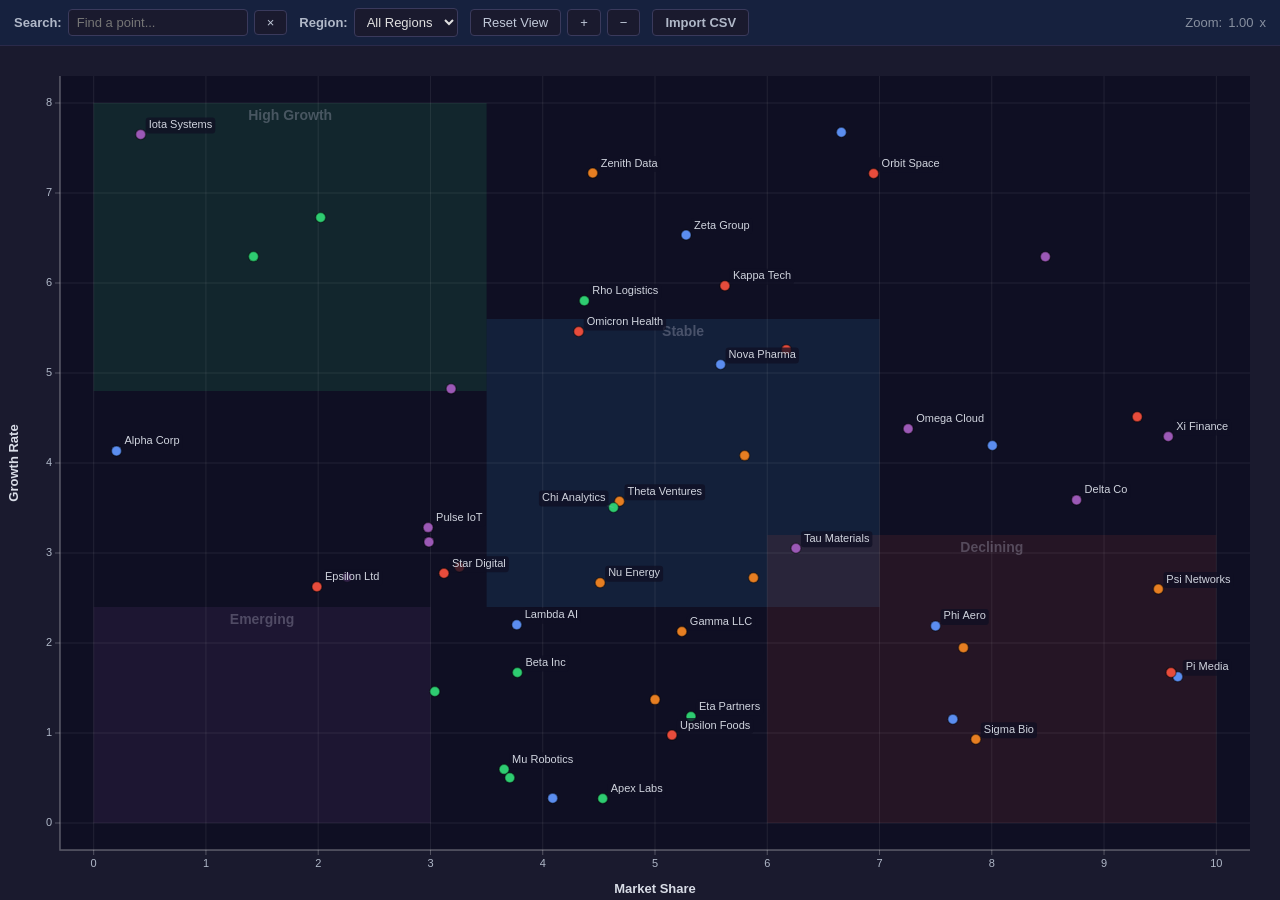
<file: webapp/index.html>
<!DOCTYPE html>
<html lang="en">
<head>
  <meta charset="UTF-8">
  <meta name="viewport" content="width=device-width, initial-scale=1.0">
  <title>Interactive Scatterplot Map</title>
  <link rel="stylesheet" href="style.css">
</head>
<body>
  <div id="app">
    <!-- Toolbar -->
    <div id="toolbar">
      <div class="toolbar-group">
        <label for="search-input">Search:</label>
        <input type="text" id="search-input" placeholder="Find a point..." autocomplete="off">
        <button id="clear-search" title="Clear search">&times;</button>
      </div>
      <div class="toolbar-group">
        <label for="region-filter">Region:</label>
        <select id="region-filter">
          <option value="__all__">All Regions</option>
        </select>
      </div>
      <div class="toolbar-group">
        <button id="btn-reset-view" title="Reset view">Reset View</button>
        <button id="btn-zoom-in" title="Zoom in">+</button>
        <button id="btn-zoom-out" title="Zoom out">&minus;</button>
      </div>
      <div class="toolbar-group">
        <label for="csv-upload" class="file-label">Import CSV</label>
        <input type="file" id="csv-upload" accept=".csv">
      </div>
      <div class="toolbar-group zoom-display">
        Zoom: <span id="zoom-level">1.00</span>x
      </div>
    </div>

    <!-- Canvas -->
    <canvas id="scatter-canvas"></canvas>

    <!-- Tooltip -->
    <div id="tooltip" class="hidden"></div>

    <!-- Detail Panel -->
    <div id="detail-panel" class="hidden">
      <button id="close-detail">&times;</button>
      <h3 id="detail-title"></h3>
      <div id="detail-body"></div>
    </div>
  </div>

  <script src="engine.js"></script>
  <script src="app.js"></script>
</body>
</html>
</file>
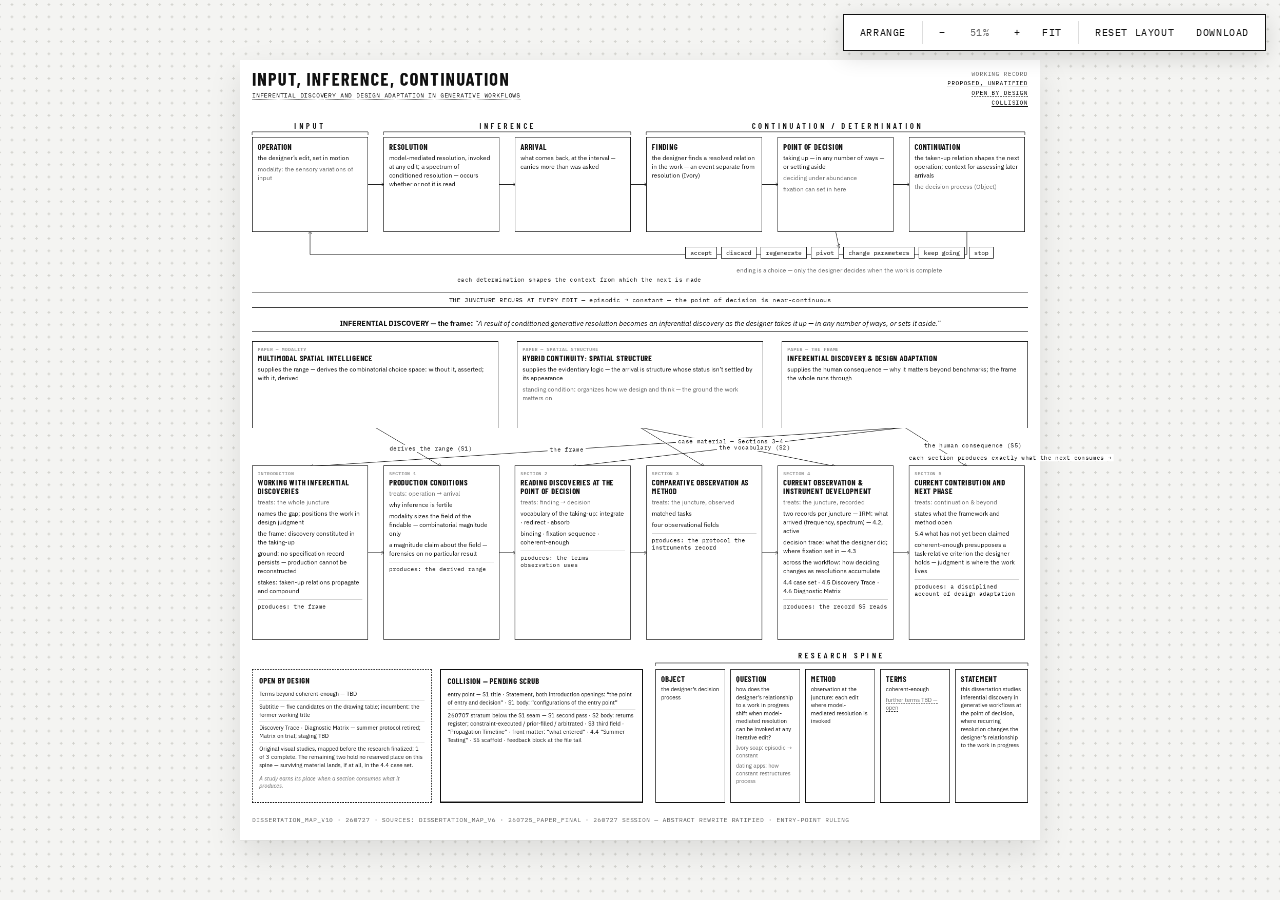
<file: dissertation-map/dissertation_map_editable.html>
<!DOCTYPE html>
<html lang="en">
<head>
<meta charset="UTF-8">
<meta name="viewport" content="width=device-width, initial-scale=1.0">
<title>Input, Inference, Continuation — editable</title>
<link rel="preconnect" href="https://fonts.googleapis.com">
<link rel="preconnect" href="https://fonts.gstatic.com" crossorigin>
<link href="https://fonts.googleapis.com/css2?family=Barlow+Condensed:wght@600;700&family=IBM+Plex+Sans:wght@400;500&family=IBM+Plex+Mono:wght@400;500&display=swap" rel="stylesheet">
<style>
  *{box-sizing:border-box;margin:0;padding:0}
  html,body{height:100%}
  body{background:#f4f4f2;color:#111;font-family:"IBM Plex Sans",system-ui,sans-serif;overflow:hidden}

  /* ── canvas / camera ─────────────────────────────────────────── */
  #viewport{
    position:fixed;inset:0;overflow:hidden;
    background-color:#f4f4f2;
    background-image:radial-gradient(circle, #d3d3ce 1px, transparent 1px);
    background-size:24px 24px;
    cursor:default;
    touch-action:none;
  }
  #viewport.panning{cursor:grabbing}
  #world{transform-origin:0 0;position:absolute;left:0;top:0;will-change:transform}
  #stage{position:relative;width:1560px;height:1520px;background:#fff;box-shadow:0 1px 0 rgba(0,0,0,.04),0 24px 60px rgba(0,0,0,.10)}
  #wires{position:absolute;inset:0;width:1560px;height:1520px;pointer-events:none;overflow:visible}
  #wires line,#wires path{stroke:#111;stroke-width:1;fill:none}

  .abs{position:absolute}
  .box{border:1px solid #111;background:#fff;padding:9px 10px}
  .box h3{font-family:"Barlow Condensed",sans-serif;font-weight:700;text-transform:uppercase;font-size:15.5px;letter-spacing:.05em;line-height:1.1}
  .box h4{font-family:"IBM Plex Mono",monospace;font-size:9px;letter-spacing:.1em;text-transform:uppercase;color:#999;margin-bottom:3px}
  .box p{font-size:12px;line-height:1.42;margin-top:5px}
  .box p.sub{color:#666}
  .box .produces{font-family:"IBM Plex Mono",monospace;font-size:10.5px;margin-top:8px;padding-top:6px;border-top:1px solid #ccc}

  h1{font-family:"Barlow Condensed",sans-serif;font-weight:700;text-transform:uppercase;font-size:36px;letter-spacing:.06em;line-height:1}
  .subtitle{font-family:"IBM Plex Mono",monospace;font-size:11.5px;letter-spacing:.07em;text-transform:uppercase;margin-top:7px}
  .epigraph{font-size:12px;color:#666;font-style:italic;margin-top:8px;white-space:nowrap}

  .legend{display:flex;flex-direction:column;gap:4px;align-items:flex-end;font-family:"IBM Plex Mono",monospace;font-size:10.5px;letter-spacing:.08em;text-transform:uppercase;color:#666}
  .legend .proposed,.legend .open,.legend .collision{color:#111}

  .proposed{border-bottom:1px dotted #111}
  .open{border-bottom:1px dashed #111}
  .collision{border-bottom:2px solid #111}

  .territory{font-family:"Barlow Condensed",sans-serif;font-weight:600;text-transform:uppercase;font-size:16px;letter-spacing:.34em;color:#111;text-align:center}

  .verb{border:1px solid #111;background:#fff;font-family:"IBM Plex Mono",monospace;font-size:12px;padding:3px 9px}
  .rider{font-size:12px;color:#666;text-align:center}
  .wire-label{font-family:"IBM Plex Mono",monospace;font-size:10.5px;letter-spacing:.03em;background:#fff;padding:0 4px;white-space:nowrap}

  .banner{border-top:1px solid #111;border-bottom:1px solid #111;text-align:center;font-family:"IBM Plex Mono",monospace;font-size:12px;letter-spacing:.05em;padding:7px 12px;background:#fff}
  .banner.frame{font-family:"IBM Plex Sans",sans-serif;font-size:13.5px;letter-spacing:0}
  .banner.frame .fixed{font-style:italic}

  .panel{background:#fff;padding:11px 13px}
  .panel.p-open{border:1px dashed #111}
  .panel.p-collision{border:2px solid #111}
  .panel h3{font-family:"Barlow Condensed",sans-serif;font-weight:700;text-transform:uppercase;font-size:15.5px;letter-spacing:.05em;margin-bottom:6px}
  .panel ul{list-style:none}
  .panel li{font-size:11px;padding:4px 0;border-bottom:1px solid #ddd;line-height:1.45}
  .panel li:last-child{border-bottom:none}
  .panel .test{font-style:italic;color:#666;margin-top:6px;font-size:11px}

  .spine-label{font-family:"Barlow Condensed",sans-serif;font-weight:600;text-transform:uppercase;font-size:16px;letter-spacing:.34em}
  .spine-box p{font-size:11px}
  .spine-box .sub{font-size:10.5px}

  footer.abs p{font-size:11.5px;color:#666}
  .version{font-family:"IBM Plex Mono",monospace;font-size:9.5px;letter-spacing:.08em;text-transform:uppercase;color:#999;margin-top:8px}

  /* ── interaction affordances ─────────────────────────────────── */
  .draggable{transition:transform .13s cubic-bezier(.34,1.56,.64,1), box-shadow .13s ease}
  body.mode-arrange .draggable{cursor:grab}
  body.mode-arrange .draggable:hover{outline:1px solid #9db;outline-offset:2px}
  .draggable.dragging{cursor:grabbing;outline:1px solid #4a8!important;outline-offset:2px}
  .draggable.lift{transform:scale(1.035);z-index:30;box-shadow:0 14px 34px rgba(0,0,0,.20)}
  .draggable.editing{cursor:text;outline:1px dashed #4a8!important;outline-offset:2px;background:#fff}
  .draggable.editing *{cursor:text}

  /* ── floating toolbar (fixed to viewport, never pans) ─────────── */
  #bar{
    position:fixed;top:14px;right:14px;z-index:50;
    display:flex;gap:6px;align-items:center;
    background:#fff;border:1px solid #111;padding:6px 8px;
    box-shadow:0 6px 22px rgba(0,0,0,.14);
    font-family:"IBM Plex Mono",monospace;font-size:10px;letter-spacing:.06em;text-transform:uppercase;
  }
  #bar button{
    font:inherit;letter-spacing:inherit;text-transform:inherit;
    background:none;border:1px solid transparent;color:#111;cursor:pointer;
    padding:4px 7px;border-radius:2px;white-space:nowrap;
  }
  #bar button:hover{border-color:#111}
  #bar button.on{background:#111;color:#fff}
  #bar .sep{width:1px;align-self:stretch;background:#ddd;margin:0 2px}
  #bar .zoomlbl{min-width:40px;text-align:center;color:#666}

  #toast{
    position:fixed;left:50%;bottom:18px;transform:translateX(-50%);z-index:60;
    background:#111;color:#fff;padding:7px 14px;font-family:"IBM Plex Mono",monospace;
    font-size:10px;letter-spacing:.06em;text-transform:uppercase;opacity:0;transition:opacity .18s;pointer-events:none;
  }
  #toast.show{opacity:1}

  body.mode-view #bar .arrange-only{display:none}

  @media print{#bar,#toast{display:none}#viewport{position:static;overflow:visible;background:#fff}#world{transform:none!important}#stage{box-shadow:none}}
</style>
</head>
<body class="mode-arrange">

<!-- ── floating toolbar ─────────────────────────────────────────── -->
<div id="bar">
  <button id="modeBtn" title="Toggle arrange / view (lock) mode">arrange</button>
  <span class="sep"></span>
  <button id="zoomOut" title="Zoom out">−</button>
  <span class="zoomlbl" id="zoomLbl">100%</span>
  <button id="zoomIn" title="Zoom in">+</button>
  <button id="fitBtn" title="Fit map to screen">fit</button>
  <span class="sep"></span>
  <button id="resetBtn" class="arrange-only" title="Reset all boxes to their saved layout">reset layout</button>
  <button id="downloadBtn" title="Download a standalone copy with the current layout">download</button>
</div>

<div id="toast"></div>

<!-- ── canvas ───────────────────────────────────────────────────── -->
<div id="viewport">
<div id="world">
<div id="stage">

<!-- WIRES: brackets + connectors are regenerated from live box positions -->
<svg id="wires" viewBox="0 0 1560 1520" xmlns="http://www.w3.org/2000/svg" aria-hidden="true">
  <defs>
    <marker id="arr" viewBox="0 0 10 10" refX="9" refY="5" markerWidth="7" markerHeight="7" orient="auto-start-reverse">
      <path d="M0,0 L10,5 L0,10 z" fill="#111"/>
    </marker>
  </defs>
  <g id="conns"></g>
</svg>

<!-- ═══ HEADER ═══ -->
<div id="h-title" class="abs draggable" style="left:24px;top:18px;width:900px">
  <h1>Input, Inference, Continuation</h1>
  <div class="subtitle"><span class="proposed">Inferential Discovery and Design Adaptation in Generative Workflows</span></div>
</div>
<div id="legend" class="abs draggable" style="left:1312px;top:20px;width:224px">
  <div class="legend">
    <span>working record</span>
    <span class="proposed">proposed, unratified</span>
    <span class="open">open by design</span>
    <span class="collision">collision</span>
  </div>
</div>

<!-- ═══ TERRITORY RAIL ═══ -->
<div id="terr-input" class="abs territory draggable" style="left:24px;top:118px;width:226px">Input</div>
<div id="terr-inference" class="abs territory draggable" style="left:282px;top:118px;width:480px">Inference</div>
<div id="terr-continuation" class="abs territory draggable" style="left:794px;top:118px;width:742px">Continuation / Determination</div>

<!-- ═══ ANATOMY ROW ═══ -->
<div id="op" class="abs box draggable" style="left:24px;top:150px;width:226px;height:185px">
  <h3>Operation</h3>
  <p>the designer&rsquo;s edit, set in motion</p>
  <p class="sub">modality: the sensory variations of input</p>
</div>
<div id="res" class="abs box draggable" style="left:280px;top:150px;width:226px;height:185px">
  <h3>Resolution</h3>
  <p>model-mediated resolution, invoked at any edit; a spectrum of conditioned resolution — occurs whether or not it is read</p>
</div>
<div id="arrival" class="abs box draggable" style="left:536px;top:150px;width:226px;height:185px">
  <h3>Arrival</h3>
  <p>what comes back, at the interval — carries more than was asked</p>
</div>
<div id="find" class="abs box draggable" style="left:792px;top:150px;width:226px;height:185px">
  <h3>Finding</h3>
  <p>the designer finds a resolved relation in the work — an event separate from resolution (Ivory)</p>
</div>
<div id="dec" class="abs box draggable" style="left:1048px;top:150px;width:226px;height:185px">
  <h3>Point of Decision</h3>
  <p>taking up — in any number of ways — or setting aside</p>
  <p class="sub">deciding under abundance</p>
  <p class="sub">fixation can set in here</p>
</div>
<div id="cont" class="abs box draggable" style="left:1304px;top:150px;width:226px;height:185px">
  <h3>Continuation</h3>
  <p>the taken-up relation shapes the next operation; context for assessing later arrivals</p>
  <p class="sub">the decision process (Object)</p>
</div>

<!-- ═══ THE DECISION PROCESS ═══ -->
<div id="verbs" class="abs draggable" style="left:800px;top:364px;width:736px;display:flex;gap:8px;justify-content:center;flex-wrap:nowrap">
  <span class="verb">accept</span><span class="verb">discard</span><span class="verb">regenerate</span><span class="verb">pivot</span><span class="verb">change parameters</span><span class="verb">keep going</span><span class="verb">stop</span>
</div>
<div id="rider-ending" class="abs rider draggable" style="left:800px;top:402px;width:736px">ending is a choice — only the designer decides when the work is complete</div>
<div id="wl-recur" class="abs wire-label draggable" style="left:420px;top:421px">each determination shapes the context from which the next is made</div>

<!-- ═══ BANNERS ═══ -->
<div id="banner-juncture" class="abs banner draggable" style="left:24px;top:452px;width:1512px">THE JUNCTURE RECURS AT EVERY EDIT — episodic → constant — the point of decision is near-continuous</div>
<div id="banner-frame" class="abs banner frame draggable" style="left:24px;top:496px;width:1512px"><b>INFERENTIAL DISCOVERY — the frame:</b> <span class="fixed">&ldquo;A result of conditioned generative resolution becomes an inferential discovery as the designer takes it up — in any number of ways, or sets it aside.&rdquo;</span></div>

<!-- ═══ PAPERS ROW ═══ -->
<div id="pap-mod" class="abs box draggable" style="left:24px;top:548px;width:480px;height:170px">
  <h4>Paper — Modality</h4>
  <h3>Multimodal Spatial Intelligence</h3>
  <p>supplies the range — derives the combinatorial choice space: without it, asserted; with it, derived</p>
</div>
<div id="pap-spatial" class="abs box draggable" style="left:540px;top:548px;width:480px;height:170px">
  <h4>Paper — Spatial Structure</h4>
  <h3>Hybrid Continuity: Spatial Structure</h3>
  <p>supplies the evidentiary logic — the arrival is structure whose status isn&rsquo;t settled by its appearance</p>
  <p class="sub">standing condition: organizes how we design and think — the ground the work matters on</p>
</div>
<div id="pap-frame" class="abs box draggable" style="left:1056px;top:548px;width:480px;height:170px">
  <h4>Paper — The Frame</h4>
  <h3>Inferential Discovery &amp; Design Adaptation</h3>
  <p>supplies the human consequence — why it matters beyond benchmarks; the frame the whole runs through</p>
</div>

<!-- edge labels: papers → sections -->
<div id="wl-s1" class="abs wire-label draggable" style="left:288px;top:750px">derives the range (S1)</div>
<div id="wl-cases" class="abs wire-label draggable" style="left:850px;top:736px">case material — Sections 3–4</div>
<div id="wl-frame" class="abs wire-label draggable" style="left:600px;top:752px">the frame</div>
<div id="wl-vocab" class="abs wire-label draggable" style="left:930px;top:748px">the vocabulary (S2)</div>
<div id="wl-human" class="abs wire-label draggable" style="left:1330px;top:744px">the human consequence (S5)</div>
<div id="wl-consume" class="abs wire-label draggable" style="left:1300px;top:768px">each section produces exactly what the next consumes →</div>

<!-- ═══ SECTIONS ROW ═══ -->
<div id="intro" class="abs box draggable" style="left:24px;top:790px;width:226px;height:340px">
  <h4>Introduction</h4>
  <h3>Working with Inferential Discoveries</h3>
  <p class="sub">treats: the whole juncture</p>
  <p>names the gap; positions the work in design judgment</p>
  <p>the frame: discovery constituted in the taking-up</p>
  <p>ground: no specification record persists — production cannot be reconstructed</p>
  <p>stakes: taken-up relations propagate and compound</p>
  <div class="produces">produces: the frame</div>
</div>
<div id="s1" class="abs box draggable" style="left:280px;top:790px;width:226px;height:340px">
  <h4>Section 1</h4>
  <h3>Production Conditions</h3>
  <p class="sub">treats: operation → arrival</p>
  <p>why inference is fertile</p>
  <p>modality sizes the field of the findable — combinatorial magnitude only</p>
  <p>a magnitude claim about the field — forensics on no particular result</p>
  <div class="produces">produces: the derived range</div>
</div>
<div id="s2" class="abs box draggable" style="left:536px;top:790px;width:226px;height:340px">
  <h4>Section 2</h4>
  <h3>Reading Discoveries at the Point of Decision</h3>
  <p class="sub">treats: finding → decision</p>
  <p>vocabulary of the taking-up: integrate · redirect · absorb</p>
  <p>binding · fixation sequence · coherent-enough</p>
  <div class="produces">produces: the terms observation uses</div>
</div>
<div id="s3" class="abs box draggable" style="left:792px;top:790px;width:226px;height:340px">
  <h4>Section 3</h4>
  <h3>Comparative Observation as Method</h3>
  <p class="sub">treats: the juncture, observed</p>
  <p>matched tasks</p>
  <p>four observational fields</p>
  <div class="produces">produces: the protocol the instruments record</div>
</div>
<div id="s4" class="abs box draggable" style="left:1048px;top:790px;width:226px;height:340px">
  <h4>Section 4</h4>
  <h3>Current Observation &amp; Instrument Development</h3>
  <p class="sub">treats: the juncture, recorded</p>
  <p>two records per juncture — IRM: what arrived (frequency, spectrum) — 4.2, active</p>
  <p>decision trace: what the designer did; where fixation set in — 4.3</p>
  <p>across the workflow: how deciding changes as resolutions accumulate</p>
  <p>4.4 case set · 4.5 Discovery Trace · 4.6 Diagnostic Matrix</p>
  <div class="produces">produces: the record S5 reads</div>
</div>
<div id="s5" class="abs box draggable" style="left:1304px;top:790px;width:226px;height:340px">
  <h4>Section 5</h4>
  <h3>Current Contribution and Next Phase</h3>
  <p class="sub">treats: continuation &amp; beyond</p>
  <p>states what the framework and method open</p>
  <p>5.4 what has not yet been claimed</p>
  <p>coherent-enough presupposes a task-relative criterion the designer holds — judgment is where the work lives</p>
  <div class="produces">produces: a disciplined account of design adaptation</div>
</div>

<!-- ═══ STATUS PANELS ═══ -->
<div id="panel-open" class="abs panel p-open draggable" style="left:24px;top:1187px;width:350px;height:260px">
  <h3>Open by Design</h3>
  <ul>
    <li>Terms beyond coherent-enough — TBD</li>
    <li>Subtitle — five candidates on the drawing table; incumbent: the former working title</li>
    <li>Discovery Trace · Diagnostic Matrix — summer protocol retired; Matrix on trial; staging TBD</li>
    <li>Original visual studies, mapped before the research finalized: 1 of 3 complete. The remaining two hold no reserved place on this spine — surviving material lands, if at all, in the 4.4 case set.</li>
  </ul>
  <p class="test">A study earns its place when a section consumes what it produces.</p>
</div>
<div id="panel-collision" class="abs panel p-collision draggable" style="left:390px;top:1187px;width:396px;height:260px">
  <h3>Collision — Pending Scrub</h3>
  <ul>
    <li>entry point — S1 title · Statement, both introduction openings: &ldquo;the point of entry and decision&rdquo; · S1 body: &ldquo;configurations of the entry point&rdquo;</li>
    <li>260707 stratum below the S1 seam — S1 second pass · S2 body: returns register; constraint-executed / prior-filled / arbitrated · S3 third field · &ldquo;Propagation Timeline&rdquo; · front matter: &ldquo;what entered&rdquo; · 4.4 &ldquo;Summer Testing&rdquo; · S5 scaffold · feedback block at the file tail</li>
  </ul>
</div>

<!-- ═══ RESEARCH SPINE ═══ -->
<div id="spine-label" class="abs spine-label draggable" style="left:810px;top:1150px;width:726px;text-align:center">Research Spine</div>
<div id="object" class="abs box spine-box draggable" style="left:810px;top:1187px;width:136px;height:260px">
  <h3>Object</h3>
  <p>the designer&rsquo;s decision process</p>
</div>
<div id="question" class="abs box spine-box draggable" style="left:956px;top:1187px;width:136px;height:260px">
  <h3>Question</h3>
  <p>how does the designer&rsquo;s relationship to a work in progress shift when model-mediated resolution can be invoked at any iterative edit?</p>
  <p class="sub">Ivory soap: episodic → constant</p>
  <p class="sub">dating apps: how constant restructures process</p>
</div>
<div id="method" class="abs box spine-box draggable" style="left:1102px;top:1187px;width:136px;height:260px">
  <h3>Method</h3>
  <p>observation at the juncture: each edit where model-mediated resolution is invoked</p>
</div>
<div id="terms" class="abs box spine-box draggable" style="left:1248px;top:1187px;width:136px;height:260px">
  <h3>Terms</h3>
  <p>coherent-enough</p>
  <p class="sub"><span class="open">further terms TBD — open</span></p>
</div>
<div id="statement" class="abs box spine-box draggable" style="left:1394px;top:1187px;width:142px;height:260px">
  <h3>Statement</h3>
  <p>this dissertation studies inferential discovery in generative workflows at the point of decision, where recurring resolution changes the designer&rsquo;s relationship to the work in progress</p>
</div>

<!-- ═══ FOOTER ═══ -->
<footer id="footer" class="abs draggable" style="left:24px;top:1465px;width:1512px">
  <p class="version">dissertation_map_v10 · 260727 · sources: dissertation_map_v6 · 260725_PAPER_FINAL · 260727 session — abstract rewrite ratified · entry-point ruling</p>
</footer>

</div><!-- /stage -->
</div><!-- /world -->
</div><!-- /viewport -->

<script>
(function(){
  "use strict";

  const STORE_KEY = 'dissertation_map_edits_v2';
  const stage    = document.getElementById('stage');
  const world    = document.getElementById('world');
  const viewport = document.getElementById('viewport');
  const conns    = document.getElementById('conns');
  const els      = Array.from(stage.querySelectorAll('.draggable'));
  const byId     = Object.fromEntries(els.map(e => [e.id, e]));

  /* ── connector + bracket definitions (reference box ids) ────────── */
  const BRACKETS = [
    {ids:['op']},
    {ids:['res','arrival']},
    {ids:['find','dec','cont']},
    {ids:['object','question','method','terms','statement'], gap:12},
  ];
  const A = (from,fs,to,ts)=>({from,fs,to,ts,type:'straight'});
  const CONNECTORS = [
    A('op','right','res','left'), A('res','right','arrival','left'),
    A('arrival','right','find','left'), A('find','right','dec','left'),
    A('dec','right','cont','left'),
    A('dec','bottom','verbs','top'),
    {from:'cont',fs:'bottom',to:'op',ts:'bottom',type:'loop'},
    A('pap-mod','bottom','s1','top'),
    A('pap-spatial','bottom','s3','top'),
    A('pap-spatial','bottom','s4','top'),
    A('pap-frame','bottom','intro','top'),
    A('pap-frame','bottom','s2','top'),
    A('pap-frame','bottom','s5','top'),
    A('intro','right','s1','left'), A('s1','right','s2','left'),
    A('s2','right','s3','left'), A('s3','right','s4','left'),
    A('s4','right','s5','left'),
  ];
  CONNECTORS.forEach(c=>{ if(c.type==='straight') c.cp = {x:0,y:0,vx:0,vy:0,init:false}; });

  /* ── capture pristine defaults, then apply saved overrides ──────── */
  const DEFAULT = els.map(el=>({id:el.id, left:el.style.left, top:el.style.top, html:el.innerHTML}));
  (function load(){
    let d; try{ d = JSON.parse(localStorage.getItem(STORE_KEY)||'null'); }catch(e){ d=null; }
    if(!d) return;
    els.forEach(el=>{
      if(d.txt && d.txt[el.id] != null) el.innerHTML = d.txt[el.id];
      if(d.pos && d.pos[el.id]){
        if(d.pos[el.id].l) el.style.left = d.pos[el.id].l;
        if(d.pos[el.id].t) el.style.top  = d.pos[el.id].t;
      }
    });
  })();

  /* ── particles: one per movable element ─────────────────────────── */
  const P = els.map(el=>{
    const x = parseFloat(el.style.left)||0, y = parseFloat(el.style.top)||0;
    return {el, id:el.id, x, y, vx:0, vy:0, hx:x, hy:y,
            w:el.offsetWidth, h:el.offsetHeight,
            pinned:false, collide:el.matches('.box,.panel,.banner')};
  });
  const pById = Object.fromEntries(P.map(p=>[p.id,p]));

  /* ── physics constants (underdamped = visible bounce) ───────────── */
  const HOME_K = 0.10, DAMP = 0.86;     // box spring toward its home
  const CP_K   = 0.30, CP_DAMP = 0.70;  // connector rubber-band midpoint
  const COL_PAD = 6,   COL_SOFT = 0.5;  // soft collision separation
  const VMAX = 40;                      // clamp release velocity
  const SLEEP = 0.02;  let sleepy = 0;

  /* ── geometry ───────────────────────────────────────────────────── */
  function anchor(p, side){
    switch(side){
      case 'left':   return [p.x,        p.y + p.h/2];
      case 'right':  return [p.x + p.w,  p.y + p.h/2];
      case 'top':    return [p.x + p.w/2,p.y];
      case 'bottom': return [p.x + p.w/2,p.y + p.h];
      default:       return [p.x + p.w/2,p.y + p.h/2];
    }
  }
  function inset(pt, side, d){
    if(side==='left')   return [pt[0]+d, pt[1]];
    if(side==='right')  return [pt[0]-d, pt[1]];
    if(side==='top')    return [pt[0], pt[1]+d];
    if(side==='bottom') return [pt[0], pt[1]-d];
    return pt;
  }
  function ends(c){
    const a = pById[c.from], z = pById[c.to];
    return [inset(anchor(a,c.fs), c.fs, 2), inset(anchor(z,c.ts), c.ts, 2)];
  }

  function redraw(){
    const parts = [];
    for(const b of BRACKETS){
      const gs = b.ids.map(id=>pById[id]);
      const x1 = Math.min(...gs.map(g=>g.x));
      const x2 = Math.max(...gs.map(g=>g.x+g.w));
      const y  = Math.min(...gs.map(g=>g.y)) - (b.gap||10);
      parts.push(`<path d="M${x1} ${y} v6 M${x1} ${y} H${x2} M${x2} ${y} v6"/>`);
    }
    for(const c of CONNECTORS){
      if(!pById[c.from] || !pById[c.to]) continue;
      const [p1,p2] = ends(c);
      if(c.type==='loop'){
        const lane = Math.max(p1[1], p2[1]) + 46;
        parts.push(`<path d="M${p1[0]} ${p1[1]} V${lane} H${p2[0]} V${p2[1]}" marker-end="url(#arr)"/>`);
      } else {
        const cp = c.cp;
        parts.push(`<path d="M${p1[0].toFixed(1)} ${p1[1].toFixed(1)} Q${cp.x.toFixed(1)} ${cp.y.toFixed(1)} ${p2[0].toFixed(1)} ${p2[1].toFixed(1)}" marker-end="url(#arr)"/>`);
      }
    }
    conns.innerHTML = parts.join('');
  }
  function initCPs(){
    for(const c of CONNECTORS){
      if(c.type!=='straight') continue;
      const [p1,p2] = ends(c);
      c.cp.x = (p1[0]+p2[0])/2; c.cp.y = (p1[1]+p2[1])/2;
      c.cp.vx = c.cp.vy = 0; c.cp.init = true;
    }
  }

  /* ── physics step ───────────────────────────────────────────────── */
  function step(){
    let energy = 0;
    // spring boxes toward home
    for(const p of P){
      if(p.pinned){ energy += p.vx*p.vx + p.vy*p.vy; continue; }
      p.vx = (p.vx + (p.hx - p.x)*HOME_K) * DAMP;
      p.vy = (p.vy + (p.hy - p.y)*HOME_K) * DAMP;
      p.x += p.vx; p.y += p.vy;
      energy += p.vx*p.vx + p.vy*p.vy;
    }
    // collision: the box you're dragging shoves others aside; they spring back.
    // Only the active box pushes — so at rest nothing fights the home springs
    // (boxes may overlap freely once dropped, and the sim can fall asleep).
    for(const a of P){
      if(!a.pushing || !a.collide) continue;
      for(const b of P){
        if(b === a || !b.collide || b.pinned) continue;
        const ox = Math.min(a.x+a.w,b.x+b.w) - Math.max(a.x,b.x) + COL_PAD;
        const oy = Math.min(a.y+a.h,b.y+b.h) - Math.max(a.y,b.y) + COL_PAD;
        if(ox>0 && oy>0){
          if(ox < oy){
            const dir = (b.x+b.w/2) < (a.x+a.w/2) ? -1 : 1;
            b.x += dir*ox*COL_SOFT; b.vx += dir*ox*COL_SOFT*0.4;
          } else {
            const dir = (b.y+b.h/2) < (a.y+a.h/2) ? -1 : 1;
            b.y += dir*oy*COL_SOFT; b.vy += dir*oy*COL_SOFT*0.4;
          }
        }
      }
    }
    // rubber-band the connector midpoints toward their true midpoint
    for(const c of CONNECTORS){
      if(c.type!=='straight') continue;
      if(!pById[c.from] || !pById[c.to]) continue;
      const [p1,p2] = ends(c);
      const mx = (p1[0]+p2[0])/2, my = (p1[1]+p2[1])/2;
      const cp = c.cp;
      if(!cp.init){ cp.x=mx; cp.y=my; cp.init=true; }
      cp.vx = (cp.vx + (mx-cp.x)*CP_K) * CP_DAMP;
      cp.vy = (cp.vy + (my-cp.y)*CP_K) * CP_DAMP;
      cp.x += cp.vx; cp.y += cp.vy;
      energy += cp.vx*cp.vx + cp.vy*cp.vy;
    }
    // camera inertia (flick-to-coast panning)
    if(Math.abs(camVel.x)>0.02 || Math.abs(camVel.y)>0.02){
      cam.x += camVel.x; cam.y += camVel.y;
      camVel.x *= 0.9; camVel.y *= 0.9;
      applyCam();
      energy += camVel.x*camVel.x + camVel.y*camVel.y;
    } else { camVel.x = camVel.y = 0; }
    // commit box positions to the DOM
    for(const p of P){ p.el.style.left = p.x.toFixed(2)+'px'; p.el.style.top = p.y.toFixed(2)+'px'; }
    redraw();
    return energy;
  }

  /* ── animation loop with sleep/wake ─────────────────────────────── */
  let running = false;
  function anyPinned(){ return P.some(p=>p.pinned); }
  function wake(){ sleepy = 0; if(!running){ running = true; requestAnimationFrame(frame); } }
  function frame(){
    const e = step();
    if(e < SLEEP && !anyPinned()){
      if(++sleepy > 8){ running = false; settle(); return; }
    } else sleepy = 0;
    requestAnimationFrame(frame);
  }
  function settle(){
    for(const p of P){ p.x = Math.round(p.x); p.y = Math.round(p.y); p.vx = p.vy = 0;
                       p.el.style.left = p.x+'px'; p.el.style.top = p.y+'px'; }
    redraw(); save();
  }

  /* ── camera (pan + zoom) ────────────────────────────────────────── */
  const cam = {x:0, y:0, s:1};  const camVel = {x:0, y:0};
  const MIN_S = 0.2, MAX_S = 3;
  function applyCam(){
    world.style.transform = `translate(${cam.x}px, ${cam.y}px) scale(${cam.s})`;
    viewport.style.backgroundPosition = `${cam.x}px ${cam.y}px`;
    viewport.style.backgroundSize = `${24*cam.s}px ${24*cam.s}px`;
    document.getElementById('zoomLbl').textContent = Math.round(cam.s*100) + '%';
  }
  function zoomAt(sx, sy, f){
    const ns = Math.max(MIN_S, Math.min(MAX_S, cam.s*f)), k = ns/cam.s;
    cam.x = sx - (sx - cam.x)*k;  cam.y = sy - (sy - cam.y)*k;  cam.s = ns;  applyCam();
  }
  function fit(){
    const pad = 60, vw = viewport.clientWidth - pad*2, vh = viewport.clientHeight - pad*2;
    const s = Math.max(MIN_S, Math.min(MAX_S, Math.min(vw/1560, vh/1520)));
    cam.s = s; cam.x = (viewport.clientWidth - 1560*s)/2; cam.y = (viewport.clientHeight - 1520*s)/2; applyCam();
  }
  viewport.addEventListener('wheel', e=>{
    e.preventDefault();
    const r = viewport.getBoundingClientRect();
    zoomAt(e.clientX - r.left, e.clientY - r.top, e.deltaY<0 ? 1.1 : 1/1.1);
  }, {passive:false});
  function s2w(cx, cy){ const r = viewport.getBoundingClientRect();
    return {x:(cx - r.left - cam.x)/cam.s, y:(cy - r.top - cam.y)/cam.s}; }

  /* ── pointer: pan / drag / edit ─────────────────────────────────── */
  let drag = null, pan = null; const pointers = new Map(); let pinch = null;
  function editingEl(){ return document.querySelector('.draggable.editing'); }

  viewport.addEventListener('pointerdown', e=>{
    pointers.set(e.pointerId, {x:e.clientX, y:e.clientY});
    if(pointers.size === 2){ startPinch(); pan = null; drag = null; return; }
    const ed = editingEl(), t = e.target.closest('.draggable');
    if(ed && t === ed) return;              // let text selection happen
    if(ed && t !== ed) endEdit(ed);
    if(document.body.classList.contains('mode-arrange') && t){
      const p = pById[t.id], w = s2w(e.clientX, e.clientY);
      drag = {p, gx:w.x - p.x, gy:w.y - p.y, moved:false};
      p.pinned = true; p.pushing = true; p.vx = p.vy = 0;
      t.setPointerCapture(e.pointerId); t.classList.add('lift');
      camVel.x = camVel.y = 0; wake(); e.preventDefault();
    } else {
      pan = {sx:e.clientX, sy:e.clientY, cx:cam.x, cy:cam.y, lx:e.clientX, ly:e.clientY};
      camVel.x = camVel.y = 0; viewport.classList.add('panning');
    }
  });
  viewport.addEventListener('pointermove', e=>{
    if(pointers.has(e.pointerId)) pointers.set(e.pointerId, {x:e.clientX, y:e.clientY});
    if(pinch){ updatePinch(); return; }
    if(drag){
      const w = s2w(e.clientX, e.clientY), p = drag.p;
      const nx = w.x - drag.gx, ny = w.y - drag.gy;
      if(!drag.moved && Math.hypot(nx-p.x, ny-p.y) > 1){ drag.moved = true; p.el.classList.add('dragging'); }
      p.vx = nx - p.x; p.vy = ny - p.y;     // carry momentum for release bounce
      p.x = nx; p.y = ny; wake();
    } else if(pan){
      cam.x = pan.cx + (e.clientX - pan.sx); cam.y = pan.cy + (e.clientY - pan.sy);
      camVel.x = e.clientX - pan.lx; camVel.y = e.clientY - pan.ly;
      pan.lx = e.clientX; pan.ly = e.clientY; applyCam();
    }
  });
  function endPointer(e){
    pointers.delete(e.pointerId);
    if(pointers.size < 2 && pinch) pinch = null;
    if(drag){
      const p = drag.p; p.pinned = false; p.pushing = false;
      p.hx = p.x; p.hy = p.y;               // dropped position becomes new home
      p.vx = Math.max(-VMAX, Math.min(VMAX, p.vx));
      p.vy = Math.max(-VMAX, Math.min(VMAX, p.vy));
      p.el.classList.remove('dragging', 'lift');
      drag = null; wake();                  // settle with a bounce
    }
    if(pan){ pan = null; viewport.classList.remove('panning');
      if(Math.hypot(camVel.x, camVel.y) > 0.5) wake(); }
  }
  viewport.addEventListener('pointerup', endPointer);
  viewport.addEventListener('pointercancel', endPointer);

  function twoPts(){ return Array.from(pointers.values()); }
  function startPinch(){ const p = twoPts(), r = viewport.getBoundingClientRect();
    pinch = {dist:Math.hypot(p[0].x-p[1].x, p[0].y-p[1].y),
             cx:(p[0].x+p[1].x)/2 - r.left, cy:(p[0].y+p[1].y)/2 - r.top}; }
  function updatePinch(){ const p = twoPts(); if(p.length<2) return;
    const d = Math.hypot(p[0].x-p[1].x, p[0].y-p[1].y);
    if(pinch.dist>0) zoomAt(pinch.cx, pinch.cy, d/pinch.dist); pinch.dist = d; }

  /* ── inline text editing ────────────────────────────────────────── */
  function beginEdit(el){
    if(!document.body.classList.contains('mode-arrange')) return;
    const p = pById[el.id]; p.pinned = true; p.vx = p.vy = 0;
    el.classList.add('editing'); el.contentEditable = 'true'; el.focus();
  }
  function endEdit(el){
    el.classList.remove('editing'); el.contentEditable = 'false';
    const p = pById[el.id]; if(p){ p.pinned = false; p.w = el.offsetWidth; p.h = el.offsetHeight; }
    wake(); save();
  }
  viewport.addEventListener('dblclick', e=>{ const t = e.target.closest('.draggable'); if(t) beginEdit(t); });
  document.addEventListener('keydown', e=>{ if(e.key==='Escape'){ const ed = editingEl(); if(ed){ ed.blur(); endEdit(ed); } } });
  els.forEach(el=>el.addEventListener('blur', ()=>{ if(el.classList.contains('editing')) endEdit(el); }));
  stage.addEventListener('input', debounce(()=>{
    const ed = editingEl(); if(ed){ const p = pById[ed.id]; p.w = ed.offsetWidth; p.h = ed.offsetHeight; }
    redraw(); save();
  }, 400));

  /* ── persistence ────────────────────────────────────────────────── */
  function save(){
    const pos = {}, txt = {};
    P.forEach(p=>{
      pos[p.id] = {l:Math.round(p.hx)+'px', t:Math.round(p.hy)+'px'};
      const d = DEFAULT.find(x=>x.id===p.id);
      if(d && p.el.innerHTML !== d.html) txt[p.id] = p.el.innerHTML;
    });
    try{ localStorage.setItem(STORE_KEY, JSON.stringify({v:1, pos, txt})); flash('saved'); }catch(e){}
  }
  function resetLayout(){
    if(!confirm('Reset all boxes and text to the default layout? This clears your browser edits.')) return;
    DEFAULT.forEach(d=>{ byId[d.id].innerHTML = d.html; });
    P.forEach(p=>{ const d = DEFAULT.find(x=>x.id===p.id);
      p.hx = parseFloat(d.left)||0; p.hy = parseFloat(d.top)||0;
      p.w = p.el.offsetWidth; p.h = p.el.offsetHeight; p.vx = p.vy = 0; });
    localStorage.removeItem(STORE_KEY);
    wake(); flash('layout reset');
  }

  /* ── download a standalone copy (current layout baked in) ───────── */
  function download(){
    const ed = editingEl(); if(ed) endEdit(ed);
    P.forEach(p=>{ p.el.style.left = Math.round(p.hx)+'px'; p.el.style.top = Math.round(p.hy)+'px'; });
    const clone = document.documentElement.cloneNode(true);
    clone.querySelectorAll('.editing').forEach(n=>{ n.classList.remove('editing'); n.removeAttribute('contenteditable'); });
    clone.querySelectorAll('.dragging,.lift').forEach(n=>n.classList.remove('dragging','lift'));
    const b = clone.querySelector('body'); if(b) b.className = 'mode-arrange';
    const hint = clone.querySelector('#hint'); if(hint) hint.classList.remove('hidden');
    const wt = clone.querySelector('#world'); if(wt) wt.removeAttribute('style');
    const blob = new Blob(['<!DOCTYPE html>\n' + clone.outerHTML], {type:'text/html'});
    const a = document.createElement('a');
    a.href = URL.createObjectURL(blob); a.download = 'dissertation_map_editable.html'; a.click();
    URL.revokeObjectURL(a.href); flash('downloaded');
  }

  /* ── toolbar ────────────────────────────────────────────────────── */
  document.getElementById('zoomIn').onclick  = ()=>zoomAt(viewport.clientWidth/2, viewport.clientHeight/2, 1.2);
  document.getElementById('zoomOut').onclick = ()=>zoomAt(viewport.clientWidth/2, viewport.clientHeight/2, 1/1.2);
  document.getElementById('fitBtn').onclick  = fit;
  document.getElementById('resetBtn').onclick = resetLayout;
  document.getElementById('downloadBtn').onclick = download;
  document.getElementById('modeBtn').onclick = function(){
    const arrange = document.body.classList.toggle('mode-arrange');
    document.body.classList.toggle('mode-view', !arrange);
    this.textContent = arrange ? 'arrange' : 'view';
    this.classList.toggle('on', !arrange);
    const ed = editingEl(); if(ed && !arrange) endEdit(ed);
  };

  /* ── utilities ──────────────────────────────────────────────────── */
  function debounce(fn, ms){ let t; return function(){ clearTimeout(t); t = setTimeout(fn, ms); }; }
  let toastT;
  function flash(msg){ const el = document.getElementById('toast');
    el.textContent = msg; el.classList.add('show');
    clearTimeout(toastT); toastT = setTimeout(()=>el.classList.remove('show'), 1000); }

  window.addEventListener('resize', ()=>{});

  /* ── boot ───────────────────────────────────────────────────────── */
  initCPs(); redraw(); fit();
})();
</script>
</body>
</html>
</file>
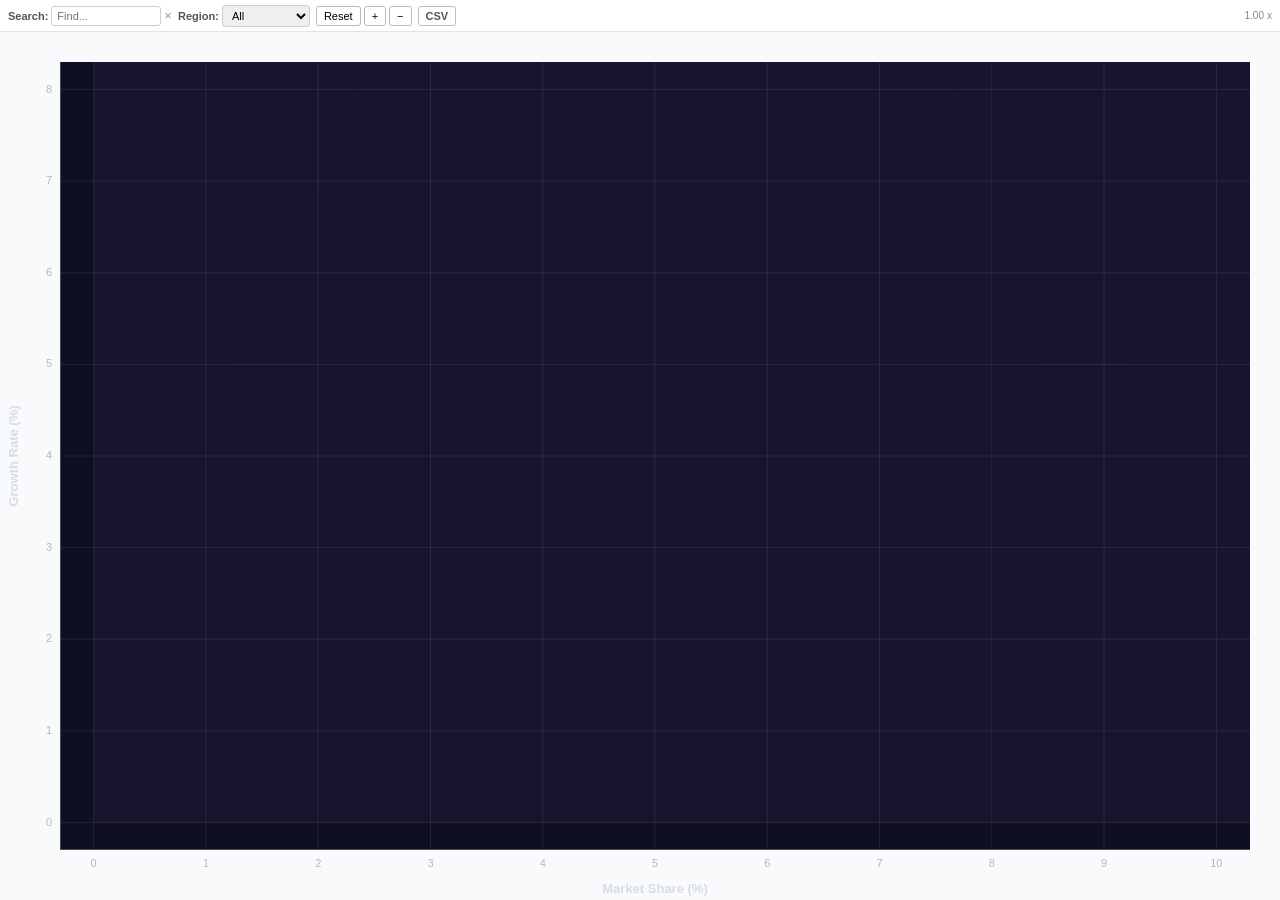
<file: powerpoint-addin/content.html>
<!DOCTYPE html>
<html lang="en">
<head>
  <meta charset="UTF-8">
  <meta name="viewport" content="width=device-width, initial-scale=1.0">
  <title>Scatterplot Map</title>

  <!-- Office.js — required for content add-ins -->
  <script src="https://appsforoffice.microsoft.com/lib/1.1/hosted/office.js"></script>

  <style>
    *, *::before, *::after { box-sizing: border-box; margin: 0; padding: 0; }
    html, body {
      width: 100%; height: 100%; overflow: hidden;
      font-family: "Segoe UI", -apple-system, Helvetica, Arial, sans-serif;
      background: #f9fafb; color: #333;
    }
    #app { width: 100%; height: 100%; display: flex; flex-direction: column; }

    /* ── Compact toolbar for in-slide use ────────────────────── */
    #toolbar {
      display: flex; align-items: center; gap: 6px;
      padding: 4px 8px; background: #fff;
      border-bottom: 1px solid #e0e3e8;
      flex-shrink: 0; flex-wrap: wrap; z-index: 10;
      min-height: 32px;
    }
    .tg { display: flex; align-items: center; gap: 3px; }
    .tg label { font-size: 11px; font-weight: 600; color: #555; white-space: nowrap; }
    #search-input {
      width: 110px; padding: 3px 5px;
      border: 1px solid #ccd; border-radius: 3px; font-size: 11px;
    }
    #clear-search {
      background: none; border: none; cursor: pointer;
      font-size: 13px; color: #999; line-height: 1;
    }
    #region-filter {
      padding: 3px 5px; border: 1px solid #ccd;
      border-radius: 3px; font-size: 11px; max-width: 100px;
    }
    .btn {
      padding: 3px 7px; border: 1px solid #bbb;
      border-radius: 3px; background: #fff; cursor: pointer; font-size: 11px;
    }
    .btn:hover { background: #f0f0f0; }
    .file-label {
      display: inline-block; padding: 3px 7px;
      border: 1px solid #bbb; border-radius: 3px;
      background: #fff; cursor: pointer; font-size: 11px; font-weight: 600;
    }
    .file-label:hover { background: #f0f0f0; }
    #csv-upload { display: none; }
    .zoom-display { margin-left: auto; font-size: 10px; color: #888; white-space: nowrap; }

    /* ── Canvas fills remaining space ────────────────────────── */
    #scatter-canvas { flex: 1; display: block; cursor: grab; }
    #scatter-canvas.dragging { cursor: grabbing; }

    /* ── Tooltip ──────────────────────────────────────────────── */
    #tooltip {
      position: fixed; padding: 5px 8px;
      background: rgba(30,30,30,0.92); color: #fff;
      border-radius: 4px; font-size: 10px; line-height: 1.35;
      pointer-events: none; z-index: 100; max-width: 220px;
      box-shadow: 0 2px 6px rgba(0,0,0,0.25); white-space: pre-line;
    }
    #tooltip.hidden { display: none; }

    /* ── Detail panel (in-slide overlay) ─────────────────────── */
    #detail-panel {
      position: fixed; top: 40px; right: 6px; width: 200px;
      max-height: calc(100% - 50px); overflow-y: auto;
      background: #fff; border-radius: 5px;
      box-shadow: 0 2px 10px rgba(0,0,0,0.14); padding: 10px; z-index: 50;
      font-size: 11px;
    }
    #detail-panel.hidden { display: none; }
    #close-detail {
      position: absolute; top: 4px; right: 6px;
      background: none; border: none; font-size: 16px; cursor: pointer; color: #999;
    }
    #detail-title { font-size: 13px; font-weight: 700; margin-bottom: 6px; padding-right: 18px; }
    #detail-body { line-height: 1.5; color: #555; }
    #detail-body .field { margin-bottom: 3px; }
    #detail-body .field-key { font-weight: 600; color: #333; }
  </style>
</head>
<body>
  <div id="app">
    <div id="toolbar">
      <div class="tg">
        <label for="search-input">Search:</label>
        <input type="text" id="search-input" placeholder="Find..." autocomplete="off">
        <button id="clear-search">&times;</button>
      </div>
      <div class="tg">
        <label for="region-filter">Region:</label>
        <select id="region-filter"><option value="__all__">All</option></select>
      </div>
      <div class="tg">
        <button class="btn" id="btn-reset-view" title="Reset view">Reset</button>
        <button class="btn" id="btn-zoom-in" title="Zoom in">+</button>
        <button class="btn" id="btn-zoom-out" title="Zoom out">&minus;</button>
      </div>
      <div class="tg">
        <label for="csv-upload" class="file-label">CSV</label>
        <input type="file" id="csv-upload" accept=".csv">
      </div>
      <div class="tg zoom-display">
        <span id="zoom-level">1.00</span>x
      </div>
    </div>

    <canvas id="scatter-canvas"></canvas>
    <div id="tooltip" class="hidden"></div>
    <div id="detail-panel" class="hidden">
      <button id="close-detail">&times;</button>
      <h3 id="detail-title"></h3>
      <div id="detail-body"></div>
    </div>
  </div>

  <!-- Shared rendering engine -->
  <script src="../webapp/engine.js"></script>

  <script>
  "use strict";

  /*
   * Initialization — works both inside Office (content add-in) and standalone.
   *
   * Inside PowerPoint: Office.js calls Office.initialize after the iframe loads.
   * Standalone preview: We fall back to DOMContentLoaded.
   * We guard against double-boot with a flag.
   */
  var _booted = false;

  if (typeof Office !== "undefined" && Office.initialize !== undefined) {
    // Office.js is loaded — register the callback. Office runtime will invoke it.
    Office.initialize = function (reason) {
      if (!_booted) { _booted = true; boot(); }
    };
    // Safety fallback: if Office never fires initialize (e.g. standalone with stubbed Office.js),
    // boot after DOM is ready with a short delay.
    document.addEventListener("DOMContentLoaded", function () {
      setTimeout(function () { if (!_booted) { _booted = true; boot(); } }, 500);
    });
  } else {
    // No Office.js at all — pure standalone
    document.addEventListener("DOMContentLoaded", function () {
      if (!_booted) { _booted = true; boot(); }
    });
  }

  function boot() {
    var canvas       = document.getElementById("scatter-canvas");
    var engine       = new ScatterEngine(canvas);
    var tooltip      = document.getElementById("tooltip");
    var detailPanel  = document.getElementById("detail-panel");
    var detailTitle  = document.getElementById("detail-title");
    var detailBody   = document.getElementById("detail-body");
    var searchInput  = document.getElementById("search-input");
    var regionFilter = document.getElementById("region-filter");
    var zoomDisplay  = document.getElementById("zoom-level");

    /* ── Settings persistence via Office.context.document.settings ── */
    function saveState() {
      try {
        if (Office.context && Office.context.document && Office.context.document.settings) {
          var state = {
            points: engine.points,
            regions: engine.regions,
            axisTitle: engine.axisTitle,
            cam: engine.cam,
            worldMinX: engine.worldMinX, worldMaxX: engine.worldMaxX,
            worldMinY: engine.worldMinY, worldMaxY: engine.worldMaxY
          };
          Office.context.document.settings.set("scatterplotState", JSON.stringify(state));
          Office.context.document.settings.saveAsync();
        }
      } catch (e) { /* outside Office context */ }
    }

    function loadState() {
      try {
        if (Office.context && Office.context.document && Office.context.document.settings) {
          var raw = Office.context.document.settings.get("scatterplotState");
          if (raw) {
            var state = JSON.parse(raw);
            engine.points = state.points || [];
            engine.regions = state.regions || [];
            engine.axisTitle = state.axisTitle || { x: "X Axis", y: "Y Axis" };
            engine.cam = state.cam || { x: 0, y: 0, zoom: 1 };
            engine.worldMinX = state.worldMinX;
            engine.worldMaxX = state.worldMaxX;
            engine.worldMinY = state.worldMinY;
            engine.worldMaxY = state.worldMaxY;
            populateRegionFilter();
            return true;
          }
        }
      } catch (e) { /* outside Office context */ }
      return false;
    }

    /* ── Demo data ──────────────────────────────────────────── */
    function loadDemoData() {
      var regions = [
        { xMin:0,xMax:35,yMin:60,yMax:100, color:"rgba(46,204,113,0.08)", label:"High Growth" },
        { xMin:35,xMax:70,yMin:30,yMax:70,  color:"rgba(52,152,219,0.08)", label:"Stable" },
        { xMin:60,xMax:100,yMin:0,yMax:40,  color:"rgba(231,76,60,0.07)",  label:"Declining" },
        { xMin:0,xMax:30,yMin:0,yMax:30,    color:"rgba(155,89,182,0.07)", label:"Emerging" },
      ];
      engine.setRegions(regions);
      engine.axisTitle.x = "Market Share (%)";
      engine.axisTitle.y = "Growth Rate (%)";

      var names = [
        "Alpha Corp","Beta Inc","Gamma LLC","Delta Co","Epsilon Ltd",
        "Zeta Group","Eta Partners","Theta Ventures","Iota Systems","Kappa Tech",
        "Lambda AI","Mu Robotics","Nu Energy","Xi Finance","Omicron Health",
        "Pi Media","Rho Logistics","Sigma Bio","Tau Materials","Upsilon Foods",
        "Phi Aero","Chi Analytics","Psi Networks","Omega Cloud","Star Digital"
      ];
      var regionNames = ["Technology","Healthcare","Finance","Energy","Consumer"];
      var points = [];
      var seed = 42;
      function rand() { seed = (seed * 16807) % 2147483647; return seed / 2147483647; }
      for (var i = 0; i < names.length; i++) {
        points.push({
          x: rand() * 95 + 2, y: rand() * 95 + 2,
          label: names[i], region: regionNames[i % regionNames.length],
          color: ["#5b8def","#2ecc71","#e67e22","#9b59b6","#e74c3c"][i % 5],
          priority: (i < 10) ? 1 : (i < 18) ? 2 : 3
        });
      }
      engine.setPoints(points);
      populateRegionFilter();
      engine.fitAll();
    }

    /* ── CSV parsing ────────────────────────────────────────── */
    function parseCSV(text) {
      var lines = text.trim().split(/\r?\n/);
      if (lines.length < 2) return [];
      var rawHeaders = parseCSVLine(lines[0]);
      var headers = rawHeaders.map(function(h) { return h.trim(); });
      var rows = [];
      for (var i = 1; i < lines.length; i++) {
        var vals = parseCSVLine(lines[i]);
        if (vals.length < 2) continue;
        var obj = {};
        for (var j = 0; j < headers.length; j++) {
          obj[headers[j]] = (vals[j] || "").trim();
        }
        rows.push(obj);
      }
      return rows;
    }
    function parseCSVLine(line) {
      var result = []; var current = ""; var inQ = false;
      for (var i = 0; i < line.length; i++) {
        var ch = line[i];
        if (inQ) {
          if (ch === '"' && line[i+1] === '"') { current += '"'; i++; }
          else if (ch === '"') inQ = false;
          else current += ch;
        } else {
          if (ch === '"') inQ = true;
          else if (ch === ',') { result.push(current); current = ""; }
          else current += ch;
        }
      }
      result.push(current); return result;
    }
    function loadCSVData(rows) {
      var keys = Object.keys(rows[0]);
      var xKey = null, yKey = null, labelKey = null, regionKey = null;
      for (var k = 0; k < keys.length; k++) {
        var kl = keys[k].toLowerCase();
        if (kl === "x") xKey = keys[k];
        if (kl === "y") yKey = keys[k];
        if (kl === "label" || kl === "name") labelKey = keys[k];
        if (kl === "region" || kl === "group" || kl === "category") regionKey = keys[k];
      }
      if (!xKey || !yKey) {
        var nc = [];
        for (var c = 0; c < keys.length; c++) {
          if (!isNaN(parseFloat(rows[0][keys[c]]))) nc.push(keys[c]);
        }
        if (!xKey && nc.length > 0) xKey = nc[0];
        if (!yKey && nc.length > 1) yKey = nc[1];
      }
      if (!xKey || !yKey) return;
      engine.axisTitle.x = xKey;
      engine.axisTitle.y = yKey;
      var colors = ["#5b8def","#2ecc71","#e67e22","#9b59b6","#e74c3c","#1abc9c","#f39c12","#3498db"];
      var rc = {}; var ci = 0;
      var points = [];
      for (var i = 0; i < rows.length; i++) {
        var r = rows[i]; var px = parseFloat(r[xKey]); var py = parseFloat(r[yKey]);
        if (isNaN(px) || isNaN(py)) continue;
        var region = regionKey ? r[regionKey] : "Default";
        if (!(region in rc)) { rc[region] = colors[ci % colors.length]; ci++; }
        var pt = { x:px, y:py, label: labelKey ? r[labelKey] : "Point "+(i+1),
                   region:region, color:rc[region],
                   priority: (i < rows.length*0.3)?1:(i < rows.length*0.6)?2:3 };
        for (var ek = 0; ek < keys.length; ek++) {
          var ekey = keys[ek];
          if (ekey !== xKey && ekey !== yKey && ekey !== labelKey && ekey !== regionKey) pt[ekey] = r[ekey];
        }
        points.push(pt);
      }
      engine.setPoints(points);
      engine.setRegions([]);
      populateRegionFilter();
      engine.fitAll();
      saveState();
      render();
    }
    document.getElementById("csv-upload").addEventListener("change", function(e) {
      var file = e.target.files[0]; if (!file) return;
      var reader = new FileReader();
      reader.onload = function(ev) { var rows = parseCSV(ev.target.result); if (rows.length) loadCSVData(rows); };
      reader.readAsText(file);
    });

    /* ── Region filter ──────────────────────────────────────── */
    function populateRegionFilter() {
      var seen = {};
      for (var i = 0; i < engine.points.length; i++) seen[engine.points[i].region] = true;
      regionFilter.innerHTML = '<option value="__all__">All</option>';
      Object.keys(seen).sort().forEach(function(r) {
        var opt = document.createElement("option"); opt.value = r; opt.textContent = r;
        regionFilter.appendChild(opt);
      });
    }
    regionFilter.addEventListener("change", function() { engine.activeRegion = regionFilter.value; render(); });

    /* ── Search ─────────────────────────────────────────────── */
    searchInput.addEventListener("input", function() {
      var term = searchInput.value.trim().toLowerCase();
      engine.searchTerm = term; engine.searchMatches.clear();
      if (term) {
        for (var i = 0; i < engine.points.length; i++) {
          if (engine.points[i].label && engine.points[i].label.toLowerCase().indexOf(term) !== -1)
            engine.searchMatches.add(i);
        }
      }
      render();
    });
    document.getElementById("clear-search").addEventListener("click", function() {
      searchInput.value = ""; engine.searchTerm = ""; engine.searchMatches.clear(); render();
    });

    /* ── Toolbar buttons ────────────────────────────────────── */
    document.getElementById("btn-reset-view").addEventListener("click", function() {
      engine.fitAll(); updateZoom(); render();
    });
    document.getElementById("btn-zoom-in").addEventListener("click", function() {
      engine.zoomAt(engine.W/2, engine.H/2, 1.4); updateZoom(); render();
    });
    document.getElementById("btn-zoom-out").addEventListener("click", function() {
      engine.zoomAt(engine.W/2, engine.H/2, 1/1.4); updateZoom(); render();
    });
    function updateZoom() { zoomDisplay.textContent = engine.cam.zoom.toFixed(2); }

    /* ── Mouse interaction ──────────────────────────────────── */
    var isDragging = false; var drag = {x:0, y:0}; var dragMoved = false;

    canvas.addEventListener("mousedown", function(e) {
      isDragging = true; dragMoved = false;
      drag.x = e.clientX; drag.y = e.clientY;
      canvas.classList.add("dragging");
    });
    window.addEventListener("mousemove", function(e) {
      if (isDragging) {
        var dx = e.clientX - drag.x, dy = e.clientY - drag.y;
        if (Math.abs(dx) > 2 || Math.abs(dy) > 2) dragMoved = true;
        engine.pan(dx, dy);
        drag.x = e.clientX; drag.y = e.clientY;
        render(); return;
      }
      var rect = canvas.getBoundingClientRect();
      var mx = e.clientX - rect.left, my = e.clientY - rect.top;
      var hit = engine.hitTest(mx, my);
      if (hit !== engine.hoveredIndex) { engine.hoveredIndex = hit; render(); }
      if (hit >= 0) {
        var p = engine.points[hit];
        tooltip.textContent = p.label + "\n" + engine.axisTitle.x + ": " + p.x.toFixed(2) +
                              "\n" + engine.axisTitle.y + ": " + p.y.toFixed(2);
        tooltip.classList.remove("hidden");
        tooltip.style.left = (e.clientX+12)+"px"; tooltip.style.top = (e.clientY+12)+"px";
        canvas.style.cursor = "pointer";
      } else { tooltip.classList.add("hidden"); canvas.style.cursor = isDragging?"grabbing":"grab"; }
    });
    window.addEventListener("mouseup", function() {
      isDragging = false; canvas.classList.remove("dragging");
    });
    canvas.addEventListener("click", function(e) {
      if (dragMoved) return;   // don't treat drag-end as click
      var rect = canvas.getBoundingClientRect();
      var hit = engine.hitTest(e.clientX - rect.left, e.clientY - rect.top);
      if (hit >= 0) { engine.selectedIndex = hit; showDetail(hit); }
      else { engine.selectedIndex = -1; detailPanel.classList.add("hidden"); }
      render();
    });
    document.getElementById("close-detail").addEventListener("click", function() {
      engine.selectedIndex = -1; detailPanel.classList.add("hidden"); render();
    });
    function showDetail(idx) {
      var p = engine.points[idx];
      detailTitle.textContent = p.label || "Point " + idx;
      var html = ""; var skip = {label:1,color:1,priority:1};
      var km = {x: engine.axisTitle.x, y: engine.axisTitle.y};
      for (var key in p) {
        if (skip[key]) continue;
        var dk = km[key] || key;
        var val = (typeof p[key] === "number") ? p[key].toFixed(2) : p[key];
        html += '<div class="field"><span class="field-key">' + escH(dk) + ':</span> ' + escH(String(val)) + '</div>';
      }
      detailBody.innerHTML = html; detailPanel.classList.remove("hidden");
    }
    function escH(s) { return s.replace(/&/g,"&amp;").replace(/</g,"&lt;").replace(/>/g,"&gt;"); }

    /* ── Wheel zoom ─────────────────────────────────────────── */
    canvas.addEventListener("wheel", function(e) {
      e.preventDefault();
      var rect = canvas.getBoundingClientRect();
      engine.zoomAt(e.clientX - rect.left, e.clientY - rect.top, e.deltaY < 0 ? 1.15 : 1/1.15);
      updateZoom(); render();
      saveState();
    }, {passive:false});

    /* ── Touch support ──────────────────────────────────────── */
    var activeTouches = {}; var lastPinchDist = 0;
    canvas.addEventListener("touchstart", function(e) {
      e.preventDefault();
      for (var i = 0; i < e.changedTouches.length; i++) {
        var t = e.changedTouches[i];
        activeTouches[t.identifier] = {x: t.clientX, y: t.clientY};
      }
      var ids = Object.keys(activeTouches);
      if (ids.length === 2) {
        var pts = Object.values(activeTouches);
        lastPinchDist = Math.hypot(pts[0].x - pts[1].x, pts[0].y - pts[1].y);
      }
    }, {passive:false});
    canvas.addEventListener("touchmove", function(e) {
      e.preventDefault();
      var ids = Object.keys(activeTouches);
      if (ids.length === 1) {
        var t = e.changedTouches[0]; var prev = activeTouches[t.identifier];
        if (prev) {
          engine.pan(t.clientX - prev.x, t.clientY - prev.y);
          activeTouches[t.identifier] = {x: t.clientX, y: t.clientY};
          render();
        }
      } else if (ids.length === 2) {
        for (var i = 0; i < e.changedTouches.length; i++) {
          var ct = e.changedTouches[i];
          activeTouches[ct.identifier] = {x: ct.clientX, y: ct.clientY};
        }
        var pts = Object.values(activeTouches);
        var dist = Math.hypot(pts[0].x - pts[1].x, pts[0].y - pts[1].y);
        if (lastPinchDist > 0) {
          var cx = (pts[0].x + pts[1].x) / 2, cy = (pts[0].y + pts[1].y) / 2;
          var rect = canvas.getBoundingClientRect();
          engine.zoomAt(cx - rect.left, cy - rect.top, dist / lastPinchDist);
          updateZoom(); render();
        }
        lastPinchDist = dist;
      }
    }, {passive:false});
    canvas.addEventListener("touchend", function(e) {
      for (var i = 0; i < e.changedTouches.length; i++) delete activeTouches[e.changedTouches[i].identifier];
      lastPinchDist = 0;
      saveState();
    });

    /* ── Resize ─────────────────────────────────────────────── */
    var resizeTimer;
    function onResize() { clearTimeout(resizeTimer); resizeTimer = setTimeout(function() { engine.resize(); render(); }, 60); }
    window.addEventListener("resize", onResize);
    // Also observe the iframe container being resized by PowerPoint
    if (typeof ResizeObserver !== "undefined") {
      new ResizeObserver(onResize).observe(document.body);
    }

    /* ── Render ─────────────────────────────────────────────── */
    var rafP = false;
    function render() {
      if (rafP) return; rafP = true;
      requestAnimationFrame(function() { rafP = false; engine.draw(); });
    }

    /* ── Init ───────────────────────────────────────────────── */
    engine.resize();
    if (!loadState()) {
      loadDemoData();
    }
    updateZoom();
    render();
  }
  </script>
</body>
</html>
</file>
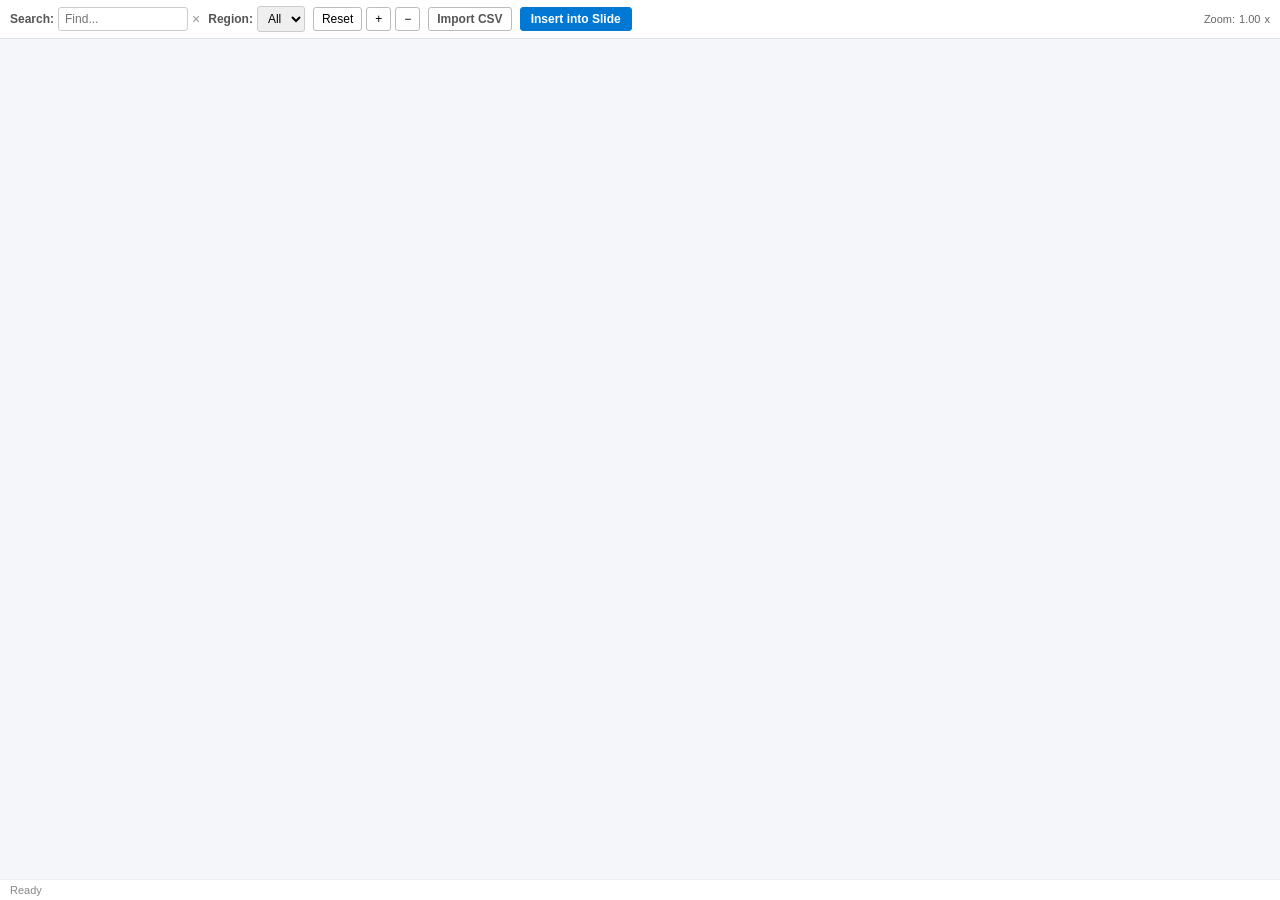
<file: powerpoint-addin/taskpane.html>
<!DOCTYPE html>
<html lang="en">
<head>
  <meta charset="UTF-8">
  <meta name="viewport" content="width=device-width, initial-scale=1.0">
  <title>Scatterplot Map — PowerPoint Add-in</title>

  <!-- Office.js -->
  <script src="https://appsforoffice.microsoft.com/lib/1.1/hosted/office.js"></script>

  <style>
    /* ── Reset & Layout ─────────────────────────────────────── */
    *, *::before, *::after { box-sizing: border-box; margin: 0; padding: 0; }
    html, body {
      width: 100%; height: 100%; overflow: hidden;
      font-family: "Segoe UI", -apple-system, Helvetica, Arial, sans-serif;
      background: #f5f6fa; color: #333;
    }
    #app { width: 100%; height: 100%; display: flex; flex-direction: column; }

    /* ── Toolbar ─────────────────────────────────────────────── */
    #toolbar {
      display: flex; align-items: center; gap: 8px;
      padding: 6px 10px; background: #fff;
      border-bottom: 1px solid #dde1e8;
      flex-shrink: 0; flex-wrap: wrap; z-index: 10;
    }
    .tg { display: flex; align-items: center; gap: 4px; }
    .tg label { font-size: 12px; font-weight: 600; color: #555; }
    #search-input {
      width: 130px; padding: 4px 6px;
      border: 1px solid #ccc; border-radius: 3px; font-size: 12px;
    }
    #clear-search {
      background: none; border: none; cursor: pointer;
      font-size: 14px; color: #999; line-height: 1;
    }
    #region-filter {
      padding: 4px 6px; border: 1px solid #ccc;
      border-radius: 3px; font-size: 12px; max-width: 110px;
    }
    .btn {
      padding: 4px 8px; border: 1px solid #bbb;
      border-radius: 3px; background: #fff; cursor: pointer; font-size: 12px;
    }
    .btn:hover { background: #eee; }
    .file-label {
      display: inline-block; padding: 4px 8px;
      border: 1px solid #bbb; border-radius: 3px;
      background: #fff; cursor: pointer; font-size: 12px; font-weight: 600;
    }
    .file-label:hover { background: #eee; }
    #csv-upload { display: none; }
    #insert-btn {
      padding: 4px 10px; border: 1px solid #0078d4;
      border-radius: 3px; background: #0078d4; color: #fff;
      cursor: pointer; font-size: 12px; font-weight: 600;
    }
    #insert-btn:hover { background: #106ebe; }
    .zoom-display { margin-left: auto; font-size: 11px; color: #666; }

    /* ── Canvas ───────────────────────────────────────────────── */
    #scatter-canvas { flex: 1; display: block; cursor: grab; }
    #scatter-canvas.dragging { cursor: grabbing; }

    /* ── Tooltip ──────────────────────────────────────────────── */
    #tooltip {
      position: fixed; padding: 6px 10px;
      background: rgba(30,30,30,0.92); color: #fff;
      border-radius: 5px; font-size: 11px; line-height: 1.4;
      pointer-events: none; z-index: 100; max-width: 240px;
      box-shadow: 0 2px 6px rgba(0,0,0,0.25); white-space: pre-line;
    }
    #tooltip.hidden { display: none; }

    /* ── Detail Panel ────────────────────────────────────────── */
    #detail-panel {
      position: fixed; top: 50px; right: 8px; width: 240px;
      max-height: calc(100vh - 60px); overflow-y: auto;
      background: #fff; border-radius: 6px;
      box-shadow: 0 3px 14px rgba(0,0,0,0.14); padding: 12px; z-index: 50;
    }
    #detail-panel.hidden { display: none; }
    #close-detail {
      position: absolute; top: 6px; right: 8px;
      background: none; border: none; font-size: 18px; cursor: pointer; color: #999;
    }
    #detail-title { font-size: 14px; margin-bottom: 8px; padding-right: 20px; }
    #detail-body { font-size: 12px; line-height: 1.5; color: #555; }
    #detail-body .field { margin-bottom: 4px; }
    #detail-body .field-key { font-weight: 600; color: #333; }

    /* ── Status bar ──────────────────────────────────────────── */
    #status { font-size: 11px; color: #888; padding: 4px 10px; background: #fff; border-top: 1px solid #eee; }
  </style>
</head>
<body>
  <div id="app">
    <div id="toolbar">
      <div class="tg">
        <label for="search-input">Search:</label>
        <input type="text" id="search-input" placeholder="Find..." autocomplete="off">
        <button id="clear-search">&times;</button>
      </div>
      <div class="tg">
        <label for="region-filter">Region:</label>
        <select id="region-filter"><option value="__all__">All</option></select>
      </div>
      <div class="tg">
        <button class="btn" id="btn-reset-view">Reset</button>
        <button class="btn" id="btn-zoom-in">+</button>
        <button class="btn" id="btn-zoom-out">&minus;</button>
      </div>
      <div class="tg">
        <label for="csv-upload" class="file-label">Import CSV</label>
        <input type="file" id="csv-upload" accept=".csv">
      </div>
      <div class="tg">
        <button id="insert-btn" title="Insert current view as image into the active slide">Insert into Slide</button>
      </div>
      <div class="tg zoom-display">
        Zoom: <span id="zoom-level">1.00</span>x
      </div>
    </div>

    <canvas id="scatter-canvas"></canvas>
    <div id="tooltip" class="hidden"></div>
    <div id="detail-panel" class="hidden">
      <button id="close-detail">&times;</button>
      <h3 id="detail-title"></h3>
      <div id="detail-body"></div>
    </div>
    <div id="status">Ready</div>
  </div>

  <!-- Reuse the same engine -->
  <script src="../webapp/engine.js"></script>
  <script>
  "use strict";
  Office.onReady(function (info) {
    if (info.host !== Office.HostType.PowerPoint) {
      document.getElementById("insert-btn").style.display = "none";
    }
    init();
  });

  function init() {
    var canvas = document.getElementById("scatter-canvas");
    var engine = new ScatterEngine(canvas);
    var tooltip      = document.getElementById("tooltip");
    var detailPanel  = document.getElementById("detail-panel");
    var detailTitle  = document.getElementById("detail-title");
    var detailBody   = document.getElementById("detail-body");
    var searchInput  = document.getElementById("search-input");
    var regionFilter = document.getElementById("region-filter");
    var zoomDisplay  = document.getElementById("zoom-level");
    var status       = document.getElementById("status");

    /* ── Demo data ──────────────────────────────────────────── */
    function loadDemoData() {
      var regions = [
        { xMin:0,xMax:35,yMin:60,yMax:100, color:"rgba(46,204,113,0.08)", label:"High Growth" },
        { xMin:35,xMax:70,yMin:30,yMax:70,  color:"rgba(52,152,219,0.08)", label:"Stable" },
        { xMin:60,xMax:100,yMin:0,yMax:40,  color:"rgba(231,76,60,0.07)",  label:"Declining" },
        { xMin:0,xMax:30,yMin:0,yMax:30,    color:"rgba(155,89,182,0.07)", label:"Emerging" },
      ];
      engine.setRegions(regions);
      engine.axisTitle.x = "Market Share (%)";
      engine.axisTitle.y = "Growth Rate (%)";

      var names = [
        "Alpha Corp","Beta Inc","Gamma LLC","Delta Co","Epsilon Ltd",
        "Zeta Group","Eta Partners","Theta Ventures","Iota Systems","Kappa Tech",
        "Lambda AI","Mu Robotics","Nu Energy","Xi Finance","Omicron Health",
        "Pi Media","Rho Logistics","Sigma Bio","Tau Materials","Upsilon Foods",
        "Phi Aero","Chi Analytics","Psi Networks","Omega Cloud","Star Digital"
      ];
      var regionNames = ["Technology","Healthcare","Finance","Energy","Consumer"];
      var points = [];
      var seed = 42;
      function rand() { seed = (seed * 16807) % 2147483647; return seed / 2147483647; }
      for (var i = 0; i < names.length; i++) {
        points.push({
          x: rand() * 95 + 2, y: rand() * 95 + 2,
          label: names[i],
          region: regionNames[i % regionNames.length],
          color: ["#5b8def","#2ecc71","#e67e22","#9b59b6","#e74c3c"][i % 5],
          priority: (i < 10) ? 1 : (i < 18) ? 2 : 3
        });
      }
      engine.setPoints(points);
      populateRegionFilter();
      engine.fitAll();
      render();
    }

    /* ── CSV parsing ────────────────────────────────────────── */
    function parseCSV(text) {
      var lines = text.trim().split(/\r?\n/);
      if (lines.length < 2) return [];
      var headers = parseCSVLine(lines[0]);
      var rows = [];
      for (var i = 1; i < lines.length; i++) {
        var vals = parseCSVLine(lines[i]);
        if (vals.length < 2) continue;
        var obj = {};
        for (var j = 0; j < headers.length; j++) {
          obj[headers[j].trim().toLowerCase()] = (vals[j] || "").trim();
        }
        rows.push(obj);
      }
      return rows;
    }
    function parseCSVLine(line) {
      var result = []; var current = ""; var inQ = false;
      for (var i = 0; i < line.length; i++) {
        var ch = line[i];
        if (inQ) {
          if (ch === '"' && line[i+1] === '"') { current += '"'; i++; }
          else if (ch === '"') inQ = false;
          else current += ch;
        } else {
          if (ch === '"') inQ = true;
          else if (ch === ',') { result.push(current); current = ""; }
          else current += ch;
        }
      }
      result.push(current); return result;
    }
    function loadCSVData(rows) {
      var keys = Object.keys(rows[0]);
      var xKey = null, yKey = null, labelKey = null, regionKey = null;
      for (var k = 0; k < keys.length; k++) {
        var kl = keys[k].toLowerCase();
        if (kl === "x") xKey = keys[k];
        if (kl === "y") yKey = keys[k];
        if (kl === "label" || kl === "name") labelKey = keys[k];
        if (kl === "region" || kl === "group" || kl === "category") regionKey = keys[k];
      }
      if (!xKey || !yKey) {
        var nc = [];
        for (var c = 0; c < keys.length; c++) {
          if (!isNaN(parseFloat(rows[0][keys[c]]))) nc.push(keys[c]);
        }
        if (!xKey && nc.length > 0) xKey = nc[0];
        if (!yKey && nc.length > 1) yKey = nc[1];
      }
      if (!xKey || !yKey) { status.textContent = "Error: need x and y columns"; return; }
      engine.axisTitle.x = xKey;
      engine.axisTitle.y = yKey;
      var colors = ["#5b8def","#2ecc71","#e67e22","#9b59b6","#e74c3c","#1abc9c","#f39c12","#3498db"];
      var rc = {}; var ci = 0;
      var points = [];
      for (var i = 0; i < rows.length; i++) {
        var r = rows[i]; var px = parseFloat(r[xKey]); var py = parseFloat(r[yKey]);
        if (isNaN(px) || isNaN(py)) continue;
        var region = regionKey ? r[regionKey] : "Default";
        if (!(region in rc)) { rc[region] = colors[ci % colors.length]; ci++; }
        var pt = { x:px, y:py, label: labelKey ? r[labelKey] : "Point "+(i+1),
                   region:region, color:rc[region],
                   priority: (i < rows.length*0.3)?1:(i < rows.length*0.6)?2:3 };
        for (var ek = 0; ek < keys.length; ek++) {
          var ekey = keys[ek];
          if (ekey !== xKey && ekey !== yKey && ekey !== labelKey && ekey !== regionKey) pt[ekey] = r[ekey];
        }
        points.push(pt);
      }
      engine.setPoints(points);
      engine.setRegions([]);
      populateRegionFilter();
      engine.fitAll();
      status.textContent = "Loaded " + points.length + " points";
      render();
    }
    document.getElementById("csv-upload").addEventListener("change", function(e) {
      var file = e.target.files[0]; if (!file) return;
      var reader = new FileReader();
      reader.onload = function(ev) { var rows = parseCSV(ev.target.result); if (rows.length) loadCSVData(rows); };
      reader.readAsText(file);
    });

    /* ── Region filter ──────────────────────────────────────── */
    function populateRegionFilter() {
      var seen = {};
      for (var i = 0; i < engine.points.length; i++) seen[engine.points[i].region] = true;
      regionFilter.innerHTML = '<option value="__all__">All</option>';
      Object.keys(seen).sort().forEach(function(r) {
        var opt = document.createElement("option"); opt.value = r; opt.textContent = r;
        regionFilter.appendChild(opt);
      });
    }
    regionFilter.addEventListener("change", function() { engine.activeRegion = regionFilter.value; render(); });

    /* ── Search ─────────────────────────────────────────────── */
    searchInput.addEventListener("input", function() {
      var term = searchInput.value.trim().toLowerCase();
      engine.searchTerm = term; engine.searchMatches.clear();
      if (term) {
        for (var i = 0; i < engine.points.length; i++) {
          if (engine.points[i].label && engine.points[i].label.toLowerCase().indexOf(term) !== -1)
            engine.searchMatches.add(i);
        }
      }
      render();
    });
    document.getElementById("clear-search").addEventListener("click", function() {
      searchInput.value = ""; engine.searchTerm = ""; engine.searchMatches.clear(); render();
    });

    /* ── Toolbar buttons ────────────────────────────────────── */
    document.getElementById("btn-reset-view").addEventListener("click", function() {
      engine.fitAll(); updateZoom(); render();
    });
    document.getElementById("btn-zoom-in").addEventListener("click", function() {
      engine.zoomAt(engine.W/2, engine.H/2, 1.4); updateZoom(); render();
    });
    document.getElementById("btn-zoom-out").addEventListener("click", function() {
      engine.zoomAt(engine.W/2, engine.H/2, 1/1.4); updateZoom(); render();
    });
    function updateZoom() { zoomDisplay.textContent = engine.cam.zoom.toFixed(2); }

    /* ── Mouse interaction ──────────────────────────────────── */
    var isDragging = false; var drag = {x:0, y:0};
    canvas.addEventListener("mousedown", function(e) {
      isDragging = true; drag.x = e.clientX; drag.y = e.clientY;
      canvas.classList.add("dragging");
    });
    window.addEventListener("mousemove", function(e) {
      if (isDragging) {
        engine.pan(e.clientX - drag.x, e.clientY - drag.y);
        drag.x = e.clientX; drag.y = e.clientY; render(); return;
      }
      var rect = canvas.getBoundingClientRect();
      var mx = e.clientX - rect.left, my = e.clientY - rect.top;
      var hit = engine.hitTest(mx, my);
      if (hit !== engine.hoveredIndex) { engine.hoveredIndex = hit; render(); }
      if (hit >= 0) {
        var p = engine.points[hit];
        tooltip.textContent = p.label + "\n" + engine.axisTitle.x + ": " + p.x.toFixed(2) +
                              "\n" + engine.axisTitle.y + ": " + p.y.toFixed(2);
        tooltip.classList.remove("hidden");
        tooltip.style.left = (e.clientX+12)+"px"; tooltip.style.top = (e.clientY+12)+"px";
        canvas.style.cursor = "pointer";
      } else { tooltip.classList.add("hidden"); canvas.style.cursor = isDragging?"grabbing":"grab"; }
    });
    window.addEventListener("mouseup", function() { isDragging = false; canvas.classList.remove("dragging"); });
    canvas.addEventListener("click", function(e) {
      var rect = canvas.getBoundingClientRect();
      var hit = engine.hitTest(e.clientX - rect.left, e.clientY - rect.top);
      if (hit >= 0) { engine.selectedIndex = hit; showDetail(hit); }
      else { engine.selectedIndex = -1; detailPanel.classList.add("hidden"); }
      render();
    });
    document.getElementById("close-detail").addEventListener("click", function() {
      engine.selectedIndex = -1; detailPanel.classList.add("hidden"); render();
    });
    function showDetail(idx) {
      var p = engine.points[idx];
      detailTitle.textContent = p.label || "Point " + idx;
      var html = ""; var skip = {label:1,color:1,priority:1};
      var km = {x: engine.axisTitle.x, y: engine.axisTitle.y};
      for (var key in p) {
        if (skip[key]) continue;
        var dk = km[key] || key;
        var val = (typeof p[key] === "number") ? p[key].toFixed(2) : p[key];
        html += '<div class="field"><span class="field-key">' + escH(dk) + ':</span> ' + escH(String(val)) + '</div>';
      }
      detailBody.innerHTML = html; detailPanel.classList.remove("hidden");
    }
    function escH(s) { return s.replace(/&/g,"&amp;").replace(/</g,"&lt;").replace(/>/g,"&gt;"); }

    /* ── Wheel zoom ─────────────────────────────────────────── */
    canvas.addEventListener("wheel", function(e) {
      e.preventDefault();
      var rect = canvas.getBoundingClientRect();
      engine.zoomAt(e.clientX - rect.left, e.clientY - rect.top, e.deltaY < 0 ? 1.15 : 1/1.15);
      updateZoom(); render();
    }, {passive:false});

    /* ── Insert into Slide (PowerPoint API) ─────────────────── */
    document.getElementById("insert-btn").addEventListener("click", function() {
      // Render current view to a data URL and insert as image
      engine.draw();  // ensure latest frame
      var dataUrl = canvas.toDataURL("image/png");
      // Strip the data:image/png;base64, prefix
      var base64 = dataUrl.replace(/^data:image\/png;base64,/, "");
      if (typeof PowerPoint !== "undefined" && PowerPoint.run) {
        PowerPoint.run(function(context) {
          var slide = context.presentation.getSelectedSlides().getItemAt(0);
          var imageOptions = {
            base64Image: base64,
            left: 50, top: 50, width: 600, height: 400
          };
          slide.shapes.addImage(imageOptions);
          return context.sync();
        }).then(function() {
          status.textContent = "Inserted into slide.";
        }).catch(function(err) {
          status.textContent = "Insert error: " + err.message;
        });
      } else {
        // Fallback for Office.js context.document.setSelectedDataAsync
        Office.context.document.setSelectedDataAsync(
          base64,
          { coercionType: Office.CoercionType.Image,
            imageLeft: 50, imageTop: 50, imageWidth: 600, imageHeight: 400 },
          function(result) {
            if (result.status === Office.AsyncResultStatus.Succeeded) {
              status.textContent = "Inserted into slide.";
            } else {
              status.textContent = "Insert error: " + result.error.message;
            }
          }
        );
      }
    });

    /* ── Resize ─────────────────────────────────────────────── */
    var rt;
    window.addEventListener("resize", function() {
      clearTimeout(rt); rt = setTimeout(function() { engine.resize(); render(); }, 80);
    });

    /* ── Render ─────────────────────────────────────────────── */
    var rafP = false;
    function render() {
      if (rafP) return; rafP = true;
      requestAnimationFrame(function() { rafP = false; engine.draw(); });
    }

    /* ── Init ───────────────────────────────────────────────── */
    engine.resize();
    loadDemoData();
    updateZoom();
  }
  </script>
</body>
</html>
</file>
<file: webapp/style.css>
/* ── Reset & Layout ─────────────────────────────────────────── */
*, *::before, *::after { box-sizing: border-box; margin: 0; padding: 0; }

html, body {
  width: 100%; height: 100%;
  overflow: hidden;
  font-family: -apple-system, BlinkMacSystemFont, "Segoe UI", Roboto, Helvetica, Arial, sans-serif;
  background: #1a1a2e;
  color: #e0e0e0;
}

#app {
  width: 100%; height: 100%;
  display: flex; flex-direction: column;
}

/* ── Toolbar ────────────────────────────────────────────────── */
#toolbar {
  display: flex; align-items: center; gap: 12px;
  padding: 8px 14px;
  background: #16213e;
  border-bottom: 1px solid #2a2a4a;
  flex-shrink: 0;
  flex-wrap: wrap;
  z-index: 10;
}

.toolbar-group {
  display: flex; align-items: center; gap: 6px;
}

.toolbar-group label {
  font-size: 13px; font-weight: 600; color: #b0b8c8;
}

#search-input {
  width: 180px; padding: 5px 8px;
  border: 1px solid #3a3a5c; border-radius: 4px;
  font-size: 13px;
  background: #1a1a2e; color: #e0e0e0;
}

#clear-search {
  background: none; border: none; cursor: pointer;
  font-size: 16px; color: #777; line-height: 1;
}
#clear-search:hover { color: #e0e0e0; }

#region-filter {
  padding: 5px 8px; border: 1px solid #3a3a5c;
  border-radius: 4px; font-size: 13px;
  background: #1a1a2e; color: #e0e0e0;
}

#toolbar button {
  padding: 5px 12px; border: 1px solid #3a3a5c;
  border-radius: 4px; background: #1a1a2e;
  cursor: pointer; font-size: 13px; color: #c0c8d8;
}
#toolbar button:hover { background: #2a2a4a; }

.file-label {
  display: inline-block; padding: 5px 12px;
  border: 1px solid #3a3a5c; border-radius: 4px;
  background: #1a1a2e; cursor: pointer; font-size: 13px;
  font-weight: 600 !important; color: #c0c8d8;
}
.file-label:hover { background: #2a2a4a; }
#csv-upload { display: none; }

.zoom-display {
  margin-left: auto;
  font-size: 13px; color: #8890a0;
}

/* ── Canvas ─────────────────────────────────────────────────── */
#scatter-canvas {
  flex: 1;
  display: block;
  cursor: grab;
}
#scatter-canvas.dragging { cursor: grabbing; }

/* ── Tooltip ────────────────────────────────────────────────── */
#tooltip {
  position: fixed;
  padding: 8px 12px;
  background: rgba(30, 30, 30, 0.92);
  color: #fff;
  border-radius: 6px;
  font-size: 12px;
  line-height: 1.5;
  pointer-events: none;
  z-index: 100;
  max-width: 280px;
  box-shadow: 0 2px 8px rgba(0,0,0,0.25);
  white-space: pre-line;
}
#tooltip.hidden { display: none; }

/* ── Detail Panel ───────────────────────────────────────────── */
#detail-panel {
  position: fixed;
  top: 60px; right: 16px;
  width: 300px;
  max-height: calc(100vh - 80px);
  overflow-y: auto;
  background: #1e1e3a;
  border: 1px solid #2a2a4a;
  border-radius: 8px;
  box-shadow: 0 4px 20px rgba(0,0,0,0.4);
  padding: 16px;
  z-index: 50;
}
#detail-panel.hidden { display: none; }

#close-detail {
  position: absolute; top: 8px; right: 12px;
  background: none; border: none; font-size: 20px;
  cursor: pointer; color: #777;
}
#close-detail:hover { color: #e0e0e0; }

#detail-title {
  font-size: 16px; margin-bottom: 10px;
  padding-right: 24px;
}

#detail-body {
  font-size: 13px; line-height: 1.6; color: #b0b8c8;
}
#detail-body .field { margin-bottom: 6px; }
#detail-body .field-key { font-weight: 600; color: #e0e0e0; }
</file>
